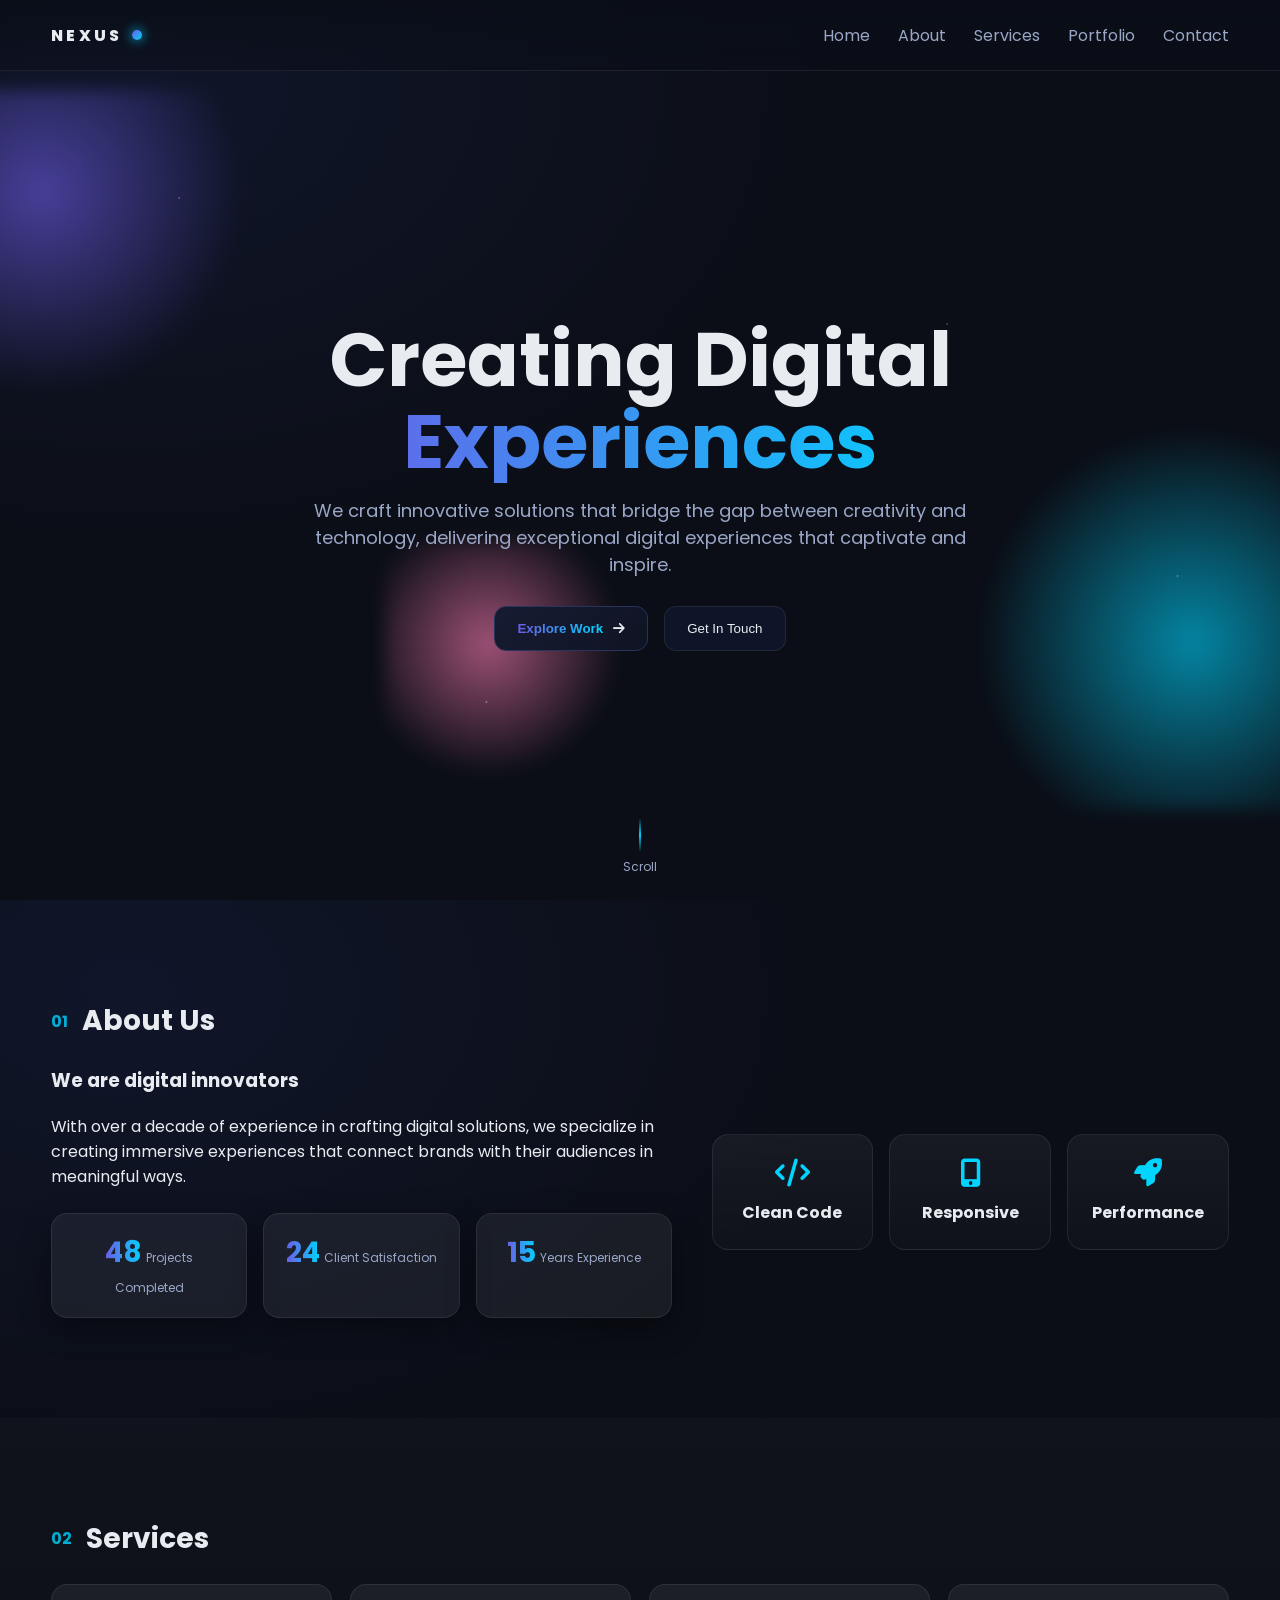
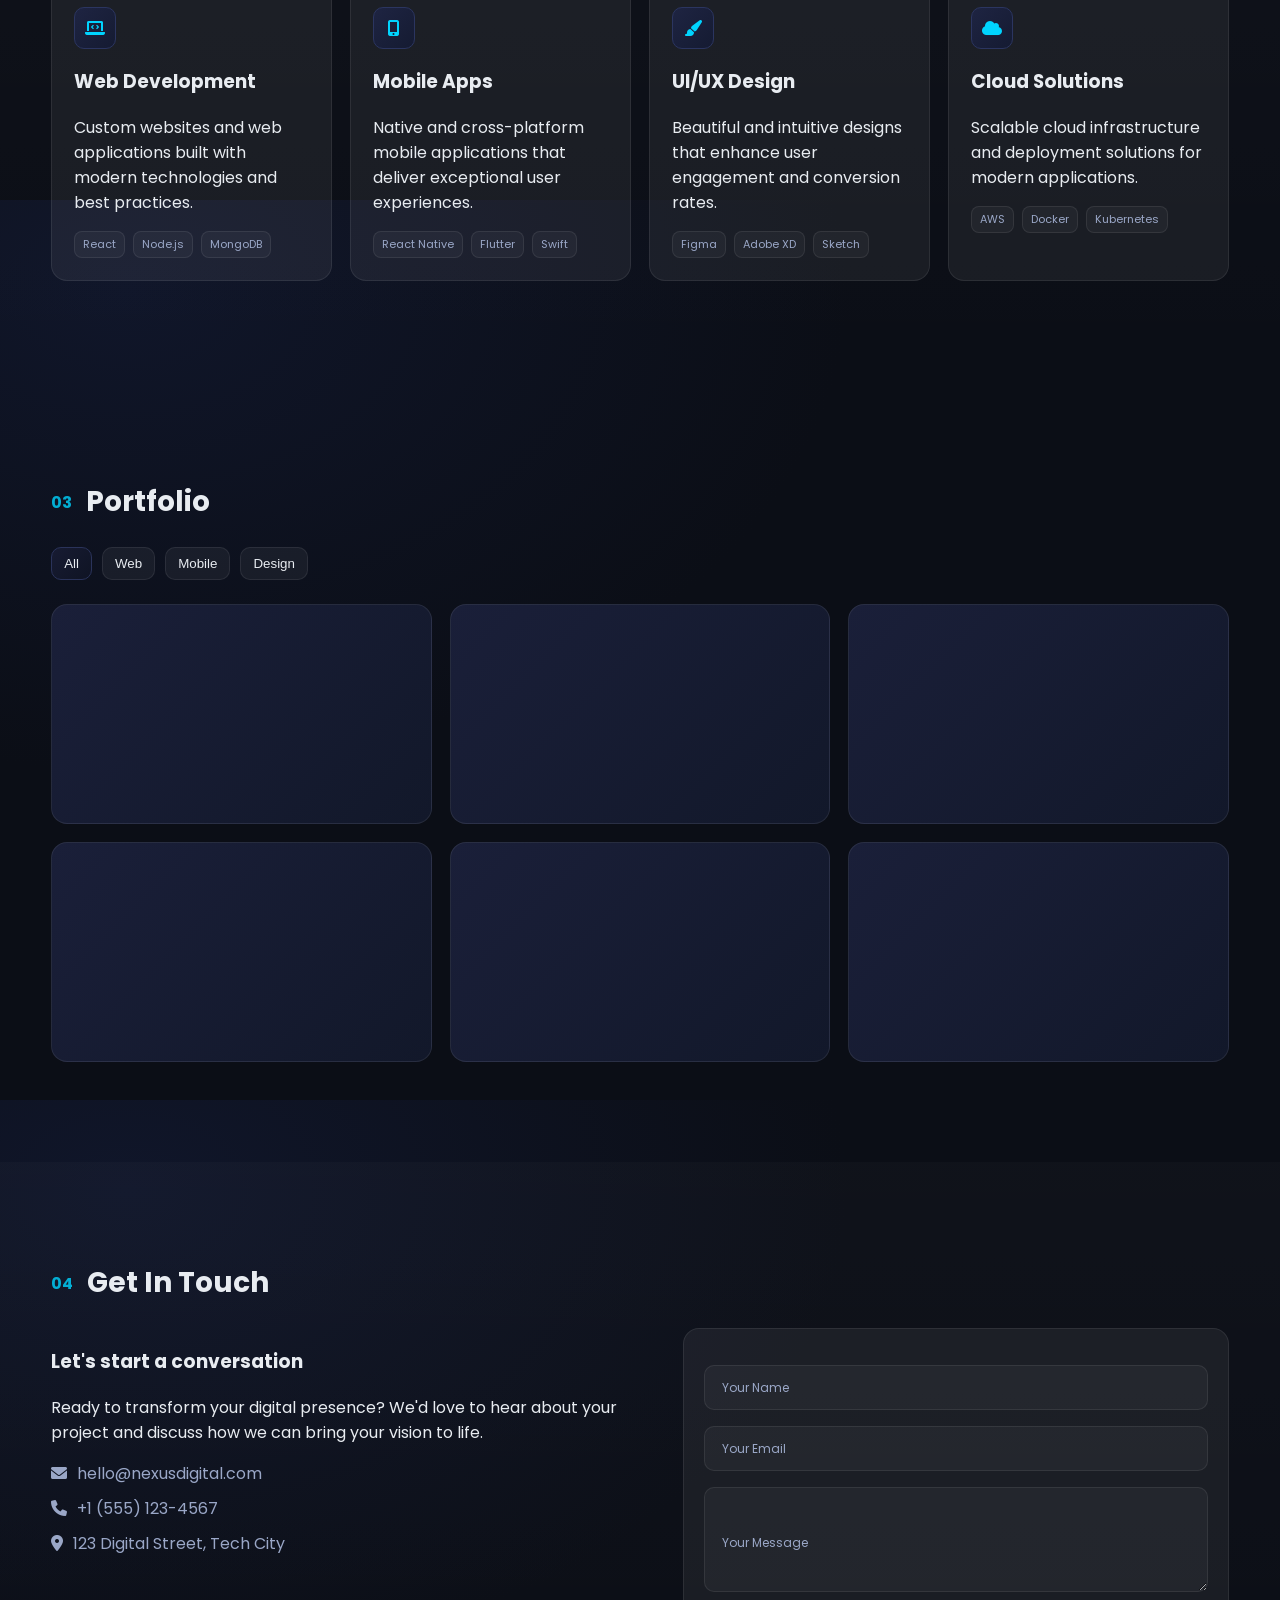
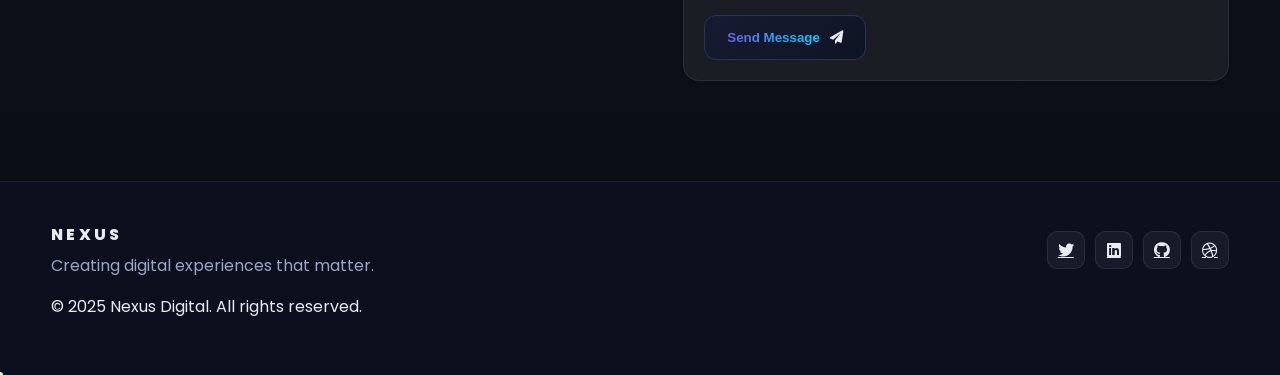
<file: index.html>
<!DOCTYPE html>
<html lang="en">
<head>
    <meta charset="UTF-8">
    <meta name="viewport" content="width=device-width, initial-scale=1.0">
    <title>Nexus Digital - Interactive Portfolio</title>
    <link rel="stylesheet" href="styles.css">
    <link href="https://cdnjs.cloudflare.com/ajax/libs/font-awesome/6.0.0/css/all.min.css" rel="stylesheet">
    <link href="https://fonts.googleapis.com/css2?family=Poppins:wght@300;400;500;600;700&display=swap" rel="stylesheet">
</head>
<body>
    <!-- Loading Screen -->
    <div id="loading-screen">
        <div class="loader">
            <div class="loader-ring"></div>
            <div class="loader-text">NEXUS</div>
        </div>
    </div>

    <!-- Navigation -->
    <nav class="navbar">
        <div class="nav-container">
            <div class="nav-logo">
                <span class="logo-text">NEXUS</span>
                <div class="logo-dot"></div>
            </div>
            <ul class="nav-menu">
                <li><a href="#home" class="nav-link">Home</a></li>
                <li><a href="#about" class="nav-link">About</a></li>
                <li><a href="#services" class="nav-link">Services</a></li>
                <li><a href="#portfolio" class="nav-link">Portfolio</a></li>
                <li><a href="#contact" class="nav-link">Contact</a></li>
            </ul>
            <div class="hamburger">
                <span class="bar"></span>
                <span class="bar"></span>
                <span class="bar"></span>
            </div>
        </div>
    </nav>

    <!-- Hero Section -->
    <section id="home" class="hero">
        <div class="hero-bg">
            <div class="geometric-shape shape-1"></div>
            <div class="geometric-shape shape-2"></div>
            <div class="geometric-shape shape-3"></div>
            <div class="floating-particles"></div>
        </div>
        <div class="hero-content">
            <h1 class="hero-title">
                <span class="title-line">Creating Digital</span>
                <span class="title-line highlight">Experiences</span>
            </h1>
            <p class="hero-description">
                We craft innovative solutions that bridge the gap between creativity and technology,
                delivering exceptional digital experiences that captivate and inspire.
            </p>
            <div class="hero-buttons">
                <button class="btn btn-primary" id="explore-btn">
                    <span>Explore Work</span>
                    <i class="fas fa-arrow-right"></i>
                </button>
                <button class="btn btn-secondary" id="contact-btn">
                    <span>Get In Touch</span>
                </button>
            </div>
        </div>
        <div class="scroll-indicator">
            <div class="scroll-line"></div>
            <span>Scroll</span>
        </div>
    </section>

    <!-- About Section -->
    <section id="about" class="about">
        <div class="container">
            <div class="section-header">
                <span class="section-number">01</span>
                <h2 class="section-title">About Us</h2>
            </div>
            <div class="about-content">
                <div class="about-text">
                    <h3>We are digital innovators</h3>
                    <p>With over a decade of experience in crafting digital solutions, we specialize in creating 
                    immersive experiences that connect brands with their audiences in meaningful ways.</p>
                    <div class="stats-grid">
                        <div class="stat-item">
                            <span class="stat-number" data-target="250">0</span>
                            <span class="stat-label">Projects Completed</span>
                        </div>
                        <div class="stat-item">
                            <span class="stat-number" data-target="98">0</span>
                            <span class="stat-label">Client Satisfaction</span>
                        </div>
                        <div class="stat-item">
                            <span class="stat-number" data-target="15">0</span>
                            <span class="stat-label">Years Experience</span>
                        </div>
                    </div>
                </div>
                <div class="about-visual">
                    <div class="visual-card">
                        <div class="card-content">
                            <i class="fas fa-code"></i>
                            <h4>Clean Code</h4>
                        </div>
                    </div>
                    <div class="visual-card">
                        <div class="card-content">
                            <i class="fas fa-mobile-alt"></i>
                            <h4>Responsive</h4>
                        </div>
                    </div>
                    <div class="visual-card">
                        <div class="card-content">
                            <i class="fas fa-rocket"></i>
                            <h4>Performance</h4>
                        </div>
                    </div>
                </div>
            </div>
        </div>
    </section>

    <!-- Services Section -->
    <section id="services" class="services">
        <div class="container">
            <div class="section-header">
                <span class="section-number">02</span>
                <h2 class="section-title">Services</h2>
            </div>
            <div class="services-grid">
                <div class="service-card" data-service="web">
                    <div class="service-icon">
                        <i class="fas fa-laptop-code"></i>
                    </div>
                    <h3>Web Development</h3>
                    <p>Custom websites and web applications built with modern technologies and best practices.</p>
                    <div class="service-tech">
                        <span>React</span>
                        <span>Node.js</span>
                        <span>MongoDB</span>
                    </div>
                </div>
                <div class="service-card" data-service="mobile">
                    <div class="service-icon">
                        <i class="fas fa-mobile-alt"></i>
                    </div>
                    <h3>Mobile Apps</h3>
                    <p>Native and cross-platform mobile applications that deliver exceptional user experiences.</p>
                    <div class="service-tech">
                        <span>React Native</span>
                        <span>Flutter</span>
                        <span>Swift</span>
                    </div>
                </div>
                <div class="service-card" data-service="ui">
                    <div class="service-icon">
                        <i class="fas fa-paint-brush"></i>
                    </div>
                    <h3>UI/UX Design</h3>
                    <p>Beautiful and intuitive designs that enhance user engagement and conversion rates.</p>
                    <div class="service-tech">
                        <span>Figma</span>
                        <span>Adobe XD</span>
                        <span>Sketch</span>
                    </div>
                </div>
                <div class="service-card" data-service="cloud">
                    <div class="service-icon">
                        <i class="fas fa-cloud"></i>
                    </div>
                    <h3>Cloud Solutions</h3>
                    <p>Scalable cloud infrastructure and deployment solutions for modern applications.</p>
                    <div class="service-tech">
                        <span>AWS</span>
                        <span>Docker</span>
                        <span>Kubernetes</span>
                    </div>
                </div>
            </div>
        </div>
    </section>

    <!-- Portfolio Section -->
    <section id="portfolio" class="portfolio">
        <div class="container">
            <div class="section-header">
                <span class="section-number">03</span>
                <h2 class="section-title">Portfolio</h2>
            </div>
            <div class="portfolio-filters">
                <button class="filter-btn active" data-filter="all">All</button>
                <button class="filter-btn" data-filter="web">Web</button>
                <button class="filter-btn" data-filter="mobile">Mobile</button>
                <button class="filter-btn" data-filter="design">Design</button>
            </div>
            <div class="portfolio-grid">
                <div class="portfolio-item" data-category="web">
                    <div class="portfolio-image">
                        <div class="portfolio-overlay">
                            <h4>E-Commerce Platform</h4>
                            <p>Full-stack web application</p>
                            <button class="view-btn">View Project</button>
                        </div>
                    </div>
                </div>
                <div class="portfolio-item" data-category="mobile">
                    <div class="portfolio-image">
                        <div class="portfolio-overlay">
                            <h4>Fitness Tracker App</h4>
                            <p>React Native mobile app</p>
                            <button class="view-btn">View Project</button>
                        </div>
                    </div>
                </div>
                <div class="portfolio-item" data-category="design">
                    <div class="portfolio-image">
                        <div class="portfolio-overlay">
                            <h4>Brand Identity</h4>
                            <p>Complete branding solution</p>
                            <button class="view-btn">View Project</button>
                        </div>
                    </div>
                </div>
                <div class="portfolio-item" data-category="web">
                    <div class="portfolio-image">
                        <div class="portfolio-overlay">
                            <h4>Dashboard Analytics</h4>
                            <p>Data visualization platform</p>
                            <button class="view-btn">View Project</button>
                        </div>
                    </div>
                </div>
                <div class="portfolio-item" data-category="mobile">
                    <div class="portfolio-image">
                        <div class="portfolio-overlay">
                            <h4>Social Media App</h4>
                            <p>Cross-platform application</p>
                            <button class="view-btn">View Project</button>
                        </div>
                    </div>
                </div>
                <div class="portfolio-item" data-category="design">
                    <div class="portfolio-image">
                        <div class="portfolio-overlay">
                            <h4>Website Redesign</h4>
                            <p>UI/UX improvement project</p>
                            <button class="view-btn">View Project</button>
                        </div>
                    </div>
                </div>
            </div>
        </div>
    </section>

    <!-- Contact Section -->
    <section id="contact" class="contact">
        <div class="container">
            <div class="section-header">
                <span class="section-number">04</span>
                <h2 class="section-title">Get In Touch</h2>
            </div>
            <div class="contact-content">
                <div class="contact-info">
                    <h3>Let's start a conversation</h3>
                    <p>Ready to transform your digital presence? We'd love to hear about your project and discuss how we can bring your vision to life.</p>
                    <div class="contact-details">
                        <div class="contact-item">
                            <i class="fas fa-envelope"></i>
                            <span>hello@nexusdigital.com</span>
                        </div>
                        <div class="contact-item">
                            <i class="fas fa-phone"></i>
                            <span>+1 (555) 123-4567</span>
                        </div>
                        <div class="contact-item">
                            <i class="fas fa-map-marker-alt"></i>
                            <span>123 Digital Street, Tech City</span>
                        </div>
                    </div>
                </div>
                <form class="contact-form">
                    <div class="form-group">
                        <input type="text" id="name" required>
                        <label for="name">Your Name</label>
                    </div>
                    <div class="form-group">
                        <input type="email" id="email" required>
                        <label for="email">Your Email</label>
                    </div>
                    <div class="form-group">
                        <textarea id="message" rows="5" required></textarea>
                        <label for="message">Your Message</label>
                    </div>
                    <button type="submit" class="btn btn-primary">
                        <span>Send Message</span>
                        <i class="fas fa-paper-plane"></i>
                    </button>
                </form>
            </div>
        </div>
    </section>

    <!-- Footer -->
    <footer class="footer">
        <div class="container">
            <div class="footer-content">
                <div class="footer-logo">
                    <span class="logo-text">NEXUS</span>
                    <p>Creating digital experiences that matter.</p>
                </div>
                <div class="footer-social">
                    <a href="#" class="social-link"><i class="fab fa-twitter"></i></a>
                    <a href="#" class="social-link"><i class="fab fa-linkedin"></i></a>
                    <a href="#" class="social-link"><i class="fab fa-github"></i></a>
                    <a href="#" class="social-link"><i class="fab fa-dribbble"></i></a>
                </div>
            </div>
            <div class="footer-bottom">
                <p>&copy; 2025 Nexus Digital. All rights reserved.</p>
            </div>
        </div>
    </footer>

    <!-- Cursor -->
    <div class="cursor"></div>
    <div class="cursor-follower"></div>

    <script src="script.js"></script>
</body>
</html>
</file>
<file: styles.css>
/* Global Styles */
:root {
  --bg: #0b0e16;
  --bg-2: #0f1424;
  --bg-3: #12182a;
  --text: #e8ecf1;
  --muted: #9aa7c7;
  --accent: #6c5ce7;
  --accent-2: #00d4ff;
  --accent-3: #ff7eb3;
  --card: #0f1424;
  --glass: rgba(255,255,255,0.06);
  --border: rgba(255,255,255,0.08);
  --shadow: 0 10px 30px rgba(0,0,0,0.4);
}

* { box-sizing: border-box; }
html, body { height: 100%; }
body {
  margin: 0;
  font-family: 'Poppins', system-ui, -apple-system, Segoe UI, Roboto, Ubuntu, Cantarell, 'Helvetica Neue', Arial, 'Noto Sans', 'Apple Color Emoji', 'Segoe UI Emoji';
  background: radial-gradient(1200px 800px at 10% 10%, #10162a 0%, #0b0e16 60%),
              radial-gradient(1200px 800px at 90% 20%, #0d1330 0%, transparent 50%),
              radial-gradient(1200px 800px at 50% 90%, #0a1226 0%, transparent 60%);
  color: var(--text);
  overflow-x: hidden;
}

.container {
  width: min(1200px, 92%);
  margin: 0 auto;
}

/* Loading Screen */
#loading-screen {
  position: fixed;
  inset: 0;
  background: linear-gradient(135deg, #0e1220 0%, #0b0e16 100%);
  display: grid;
  place-items: center;
  z-index: 2000;
}
.loader { position: relative; }
.loader-ring {
  width: 120px;
  height: 120px;
  border-radius: 50%;
  border: 6px solid transparent;
  border-top-color: var(--accent);
  border-right-color: var(--accent-2);
  animation: spin 1.2s linear infinite;
  filter: drop-shadow(0 0 12px rgba(108,92,231,0.6));
}
.loader-text {
  position: absolute; inset: 0; display: grid; place-items: center;
  font-weight: 700; letter-spacing: 0.3em; font-size: 14px; color: var(--muted);
}
@keyframes spin { to { transform: rotate(360deg); } }

/* Navbar */
.navbar {
  position: fixed; top: 0; left: 0; right: 0; z-index: 1000;
  background: linear-gradient(180deg, rgba(10,14,24,0.9) 0%, rgba(10,14,24,0.4) 100%);
  backdrop-filter: blur(10px);
  border-bottom: 1px solid var(--border);
}
.nav-container { display: flex; align-items: center; justify-content: space-between; height: 70px; width: min(1200px, 92%); margin: 0 auto; }
.nav-logo { display: flex; align-items: center; gap: 10px; }
.logo-text { font-weight: 800; letter-spacing: 0.2em; }
.logo-dot { width: 10px; height: 10px; background: linear-gradient(135deg, var(--accent), var(--accent-2)); border-radius: 50%; box-shadow: 0 0 12px var(--accent-2); }
.nav-menu { display: flex; gap: 28px; list-style: none; margin: 0; padding: 0; }
.nav-link { color: var(--muted); text-decoration: none; position: relative; }
.nav-link::after { content: ''; position: absolute; left: 0; bottom: -6px; width: 0; height: 2px; background: linear-gradient(90deg, var(--accent), var(--accent-2)); transition: width .3s ease; }
.nav-link:hover { color: var(--text); }
.nav-link:hover::after { width: 100%; }
.hamburger { display: none; flex-direction: column; gap: 5px; cursor: pointer; }
.hamburger .bar { width: 25px; height: 3px; background: var(--text); border-radius: 2px; }

/* Hero */
.hero { position: relative; min-height: 100vh; display: grid; place-items: center; padding-top: 70px; }
.hero-bg { position: absolute; inset: 0; overflow: hidden; }
.geometric-shape { position: absolute; border-radius: 16px; filter: blur(8px); opacity: 0.6; animation: float 12s ease-in-out infinite; }
.shape-1 { width: 340px; height: 340px; background: radial-gradient(circle at 30% 30%, var(--accent), transparent 60%); top: 10%; left: -60px; }
.shape-2 { width: 420px; height: 420px; background: radial-gradient(circle at 60% 60%, var(--accent-2), transparent 60%); bottom: 10%; right: -80px; animation-delay: -3s; }
.shape-3 { width: 260px; height: 260px; background: radial-gradient(circle at 40% 40%, var(--accent-3), transparent 60%); top: 60%; left: 30%; animation-delay: -6s; }
@keyframes float { 0%,100%{ transform: translateY(0);} 50%{ transform: translateY(-20px);} }

.floating-particles::before, .floating-particles::after {
  content: '';
  position: absolute;
  inset: -20% -10%;
  background: radial-gradient(2px 2px at 20% 30%, #fff4, transparent 70%),
              radial-gradient(2px 2px at 40% 70%, #fff5, transparent 70%),
              radial-gradient(2px 2px at 70% 40%, #fff3, transparent 70%),
              radial-gradient(2px 2px at 85% 60%, #fff4, transparent 70%);
  animation: drift 30s linear infinite;
}
.floating-particles::after { animation-duration: 45s; opacity: 0.6; }
@keyframes drift { from { transform: translateX(-10%);} to { transform: translateX(10%);} }

.hero-content { position: relative; z-index: 2; text-align: center; max-width: 900px; padding: 40px; }
.hero-title { font-size: clamp(34px, 6vw, 76px); line-height: 1.08; margin: 0 0 14px; }
.title-line { display: block; }
.title-line.highlight { background: linear-gradient(90deg, var(--accent), var(--accent-2)); -webkit-background-clip: text; color: transparent; }
.hero-description { margin: 0 auto 28px; color: var(--muted); max-width: 680px; font-size: clamp(14px, 2.2vw, 18px); }
.hero-buttons { display: flex; gap: 16px; justify-content: center; }
.btn { position: relative; border: 1px solid var(--border); background: var(--glass); color: var(--text); padding: 14px 22px; border-radius: 12px; cursor: pointer; display: inline-flex; align-items: center; gap: 10px; transition: transform .2s ease, box-shadow .2s ease; }
.btn:hover { transform: translateY(-2px); box-shadow: 0 10px 24px rgba(0,0,0,0.4), 0 0 0 2px #ffffff10 inset; }
.btn-primary { background: linear-gradient(135deg, #171b32, #0f1424); border: 1px solid #2a335a; }
.btn-primary span { background: linear-gradient(90deg, var(--accent), var(--accent-2)); -webkit-background-clip: text; color: transparent; font-weight: 600; }
.btn-secondary { background: #0f1528; }

.scroll-indicator { position: absolute; bottom: 24px; left: 50%; transform: translateX(-50%); display: grid; place-items: center; gap: 6px; color: var(--muted); font-size: 12px; }
.scroll-line { width: 2px; height: 34px; background: linear-gradient(180deg, transparent, var(--accent-2), transparent); animation: scroll 1.6s ease-in-out infinite; }
@keyframes scroll { 0%,100%{ transform: translateY(0);} 50%{ transform: translateY(8px);} }

/* Sections */
.section-header { display: flex; align-items: center; gap: 14px; margin-bottom: 24px; }
.section-number { font-weight: 700; color: var(--accent-2); opacity: 0.8; }
.section-title { font-size: 28px; margin: 0; }

/* About */
.about { padding: 100px 0; }
.about-content { display: grid; grid-template-columns: 1.2fr 1fr; gap: 40px; align-items: center; }
.about-text h3 { margin-top: 0; }
.stats-grid { display: grid; grid-template-columns: repeat(3, 1fr); gap: 16px; margin-top: 24px; }
.stat-item { background: var(--glass); border: 1px solid var(--border); border-radius: 16px; padding: 18px; text-align: center; box-shadow: var(--shadow); }
.stat-number { font-size: 28px; font-weight: 700; background: linear-gradient(90deg, var(--accent), var(--accent-2)); -webkit-background-clip: text; color: transparent; }
.stat-label { color: var(--muted); font-size: 12px; }
.about-visual { display: grid; grid-template-columns: repeat(3, 1fr); gap: 16px; }
.visual-card { background: linear-gradient(180deg, rgba(255,255,255,0.05), rgba(255,255,255,0.02)); border: 1px solid var(--border); border-radius: 16px; padding: 24px; text-align: center; transition: transform .2s ease; }
.visual-card:hover { transform: translateY(-4px); }
.visual-card i { font-size: 28px; color: var(--accent-2); }
.visual-card h4 { margin: 10px 0 0; }

/* Services */
.services { padding: 100px 0; background: linear-gradient(180deg, rgba(255,255,255,0.02), transparent); }
.services-grid { display: grid; grid-template-columns: repeat(4, 1fr); gap: 18px; }
.service-card { background: var(--glass); border: 1px solid var(--border); border-radius: 16px; padding: 22px; transition: transform .2s ease, box-shadow .2s ease; cursor: pointer; }
.service-card:hover { transform: translateY(-4px); box-shadow: 0 14px 40px rgba(0,0,0,0.5); }
.service-icon { width: 42px; height: 42px; display: grid; place-items: center; border-radius: 10px; background: linear-gradient(135deg, #1e2442, #151b32); border: 1px solid #2b3560; }
.service-icon i { color: var(--accent-2); }
.service-tech { display: flex; gap: 8px; flex-wrap: wrap; }
.service-tech span { font-size: 11px; color: var(--muted); background: rgba(255,255,255,0.04); border: 1px solid var(--border); border-radius: 8px; padding: 4px 8px; }

/* Portfolio */
.portfolio { padding: 100px 0; }
.portfolio-filters { display: flex; gap: 10px; margin-bottom: 24px; }
.filter-btn { background: rgba(255,255,255,0.05); border: 1px solid var(--border); color: var(--text); border-radius: 10px; padding: 8px 12px; cursor: pointer; }
.filter-btn.active, .filter-btn:hover { background: linear-gradient(135deg, #171b32, #0f1424); border-color: #2a335a; }
.portfolio-grid { display: grid; grid-template-columns: repeat(3, 1fr); gap: 18px; }
.portfolio-item { position: relative; border-radius: 16px; overflow: hidden; background: linear-gradient(135deg, #1a1f39, #12182a); border: 1px solid var(--border); min-height: 220px; }
.portfolio-image { position: absolute; inset: 0; }
.portfolio-overlay { position: absolute; inset: 0; padding: 18px; display: grid; align-content: end; background: linear-gradient(180deg, transparent, rgba(0,0,0,0.6)); opacity: 0; transition: opacity .2s ease; }
.portfolio-item:hover .portfolio-overlay { opacity: 1; }
.view-btn { justify-self: start; margin-top: 8px; background: rgba(255,255,255,0.06); border: 1px solid var(--border); color: var(--text); border-radius: 10px; padding: 8px 10px; cursor: pointer; }

/* Contact */
.contact { padding: 100px 0; background: linear-gradient(180deg, rgba(255,255,255,0.02), transparent); }
.contact-content { display: grid; grid-template-columns: 1.1fr 1fr; gap: 32px; }
.contact-details { display: grid; gap: 10px; margin-top: 14px; }
.contact-item { display: flex; align-items: center; gap: 10px; color: var(--muted); }
.contact-form { background: var(--glass); border: 1px solid var(--border); border-radius: 16px; padding: 20px; }
.form-group { position: relative; margin: 16px 0; }
.form-group input, .form-group textarea { width: 100%; padding: 14px 12px; background: rgba(255,255,255,0.04); border: 1px solid var(--border); border-radius: 10px; color: var(--text); outline: none; }
.form-group label { position: absolute; top: 50%; left: 12px; transform: translateY(-50%); color: var(--muted); font-size: 12px; transition: all .2s ease; padding: 0 6px; background: transparent; }
.form-group input:focus + label, .form-group input:valid + label, .form-group textarea:focus + label, .form-group textarea:valid + label { top: -8px; background: var(--bg-2); color: var(--accent-2); }

/* Footer */
.footer { padding: 40px 0; border-top: 1px solid var(--border); background: #0b0f1e; }
.footer-content { display: flex; align-items: center; justify-content: space-between; gap: 16px; }
.footer-logo p { color: var(--muted); margin: 6px 0 0; }
.footer-social { display: flex; gap: 10px; }
.social-link { width: 38px; height: 38px; display: grid; place-items: center; border-radius: 10px; background: rgba(255,255,255,0.05); border: 1px solid var(--border); color: var(--text); }

/* Cursor */
.cursor, .cursor-follower { position: fixed; pointer-events: none; z-index: 2000; border-radius: 50%; transform: translate(-50%, -50%); mix-blend-mode: difference; }
.cursor { width: 6px; height: 6px; background: #fff; }
.cursor-follower { width: 28px; height: 28px; border: 1px solid #fff; opacity: 0.5; transition: transform .1s ease-out; }

/* Responsive */
@media (max-width: 1024px) {
  .services-grid { grid-template-columns: repeat(2, 1fr); }
  .portfolio-grid { grid-template-columns: repeat(2, 1fr); }
  .about-content { grid-template-columns: 1fr; }
}
@media (max-width: 640px) {
  .nav-menu { display: none; position: absolute; top: 70px; right: 0; background: #0b0f1e; border-left: 1px solid var(--border); border-bottom: 1px solid var(--border); border-top: 1px solid var(--border); width: 240px; flex-direction: column; padding: 12px; }
  .nav-menu.open { display: flex; }
  .hamburger { display: flex; }
  .services-grid, .portfolio-grid { grid-template-columns: 1fr; }
  .contact-content { grid-template-columns: 1fr; }
}
</file>
